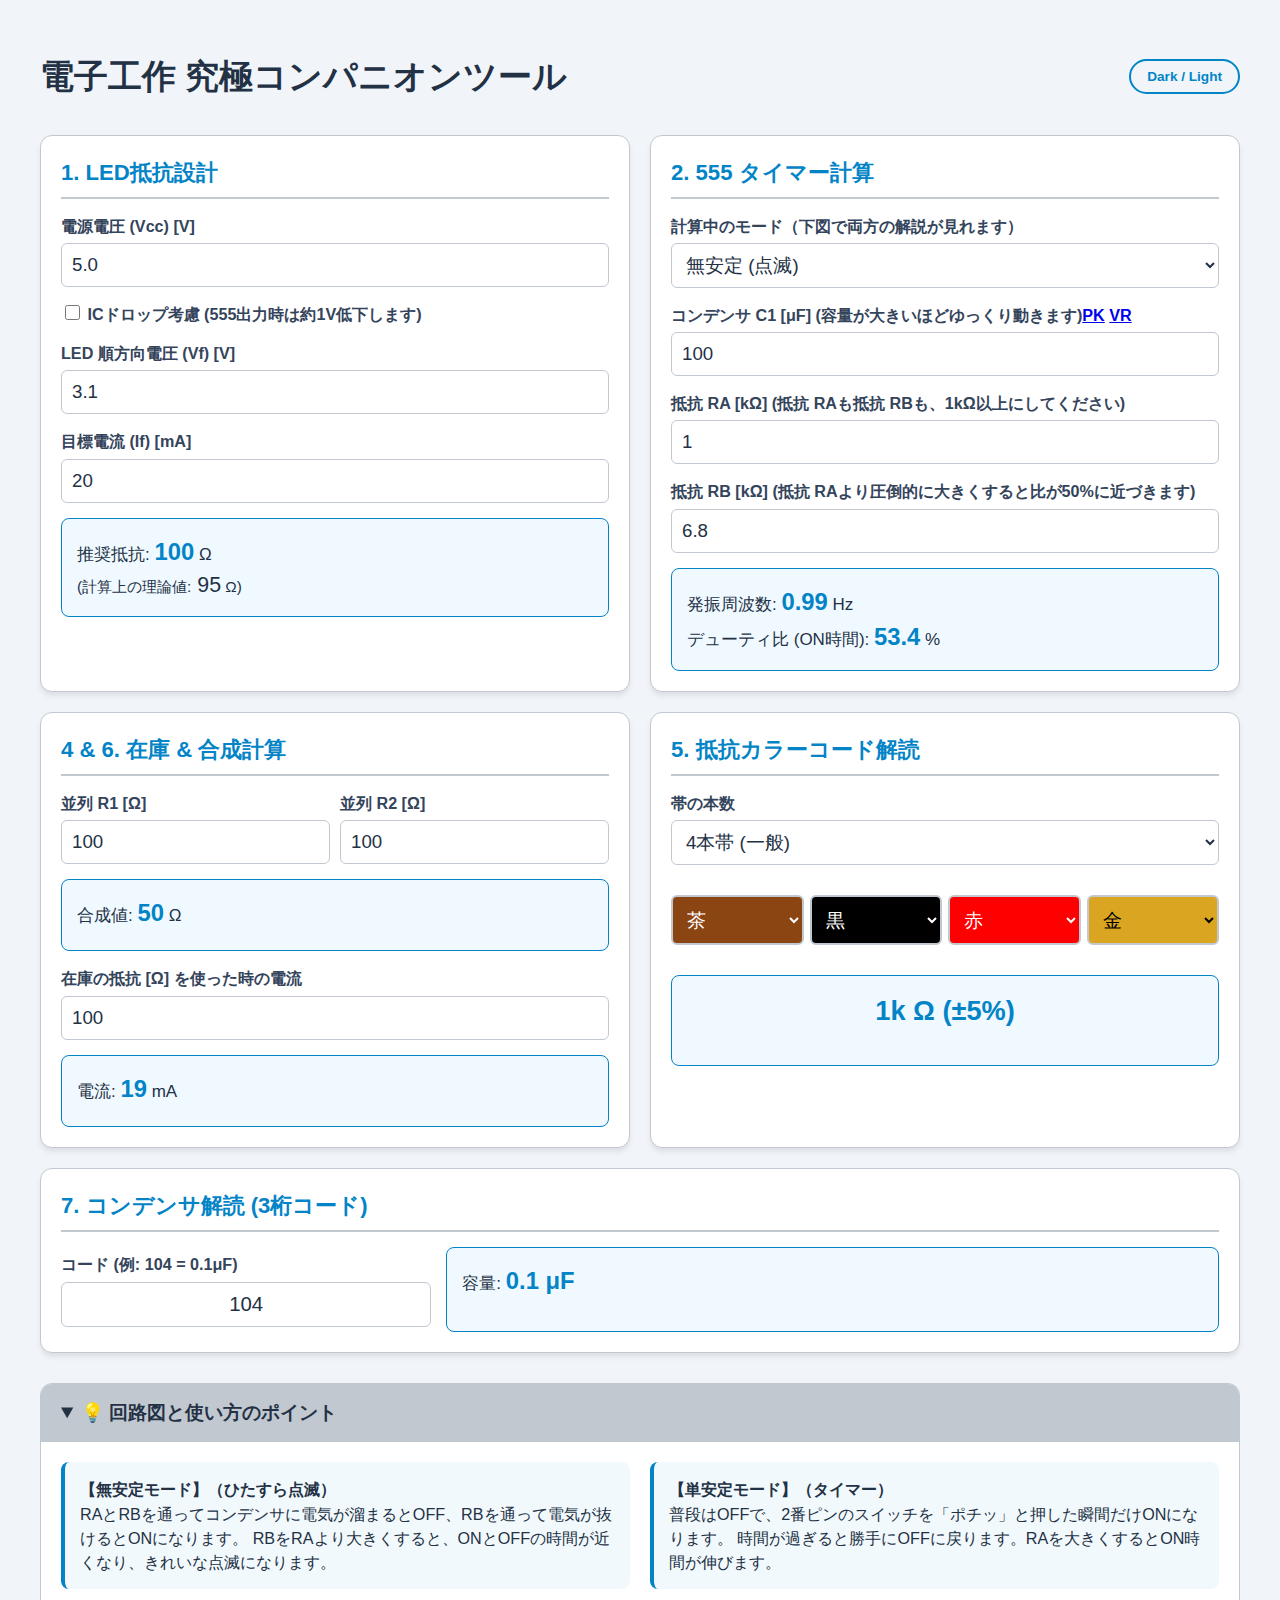
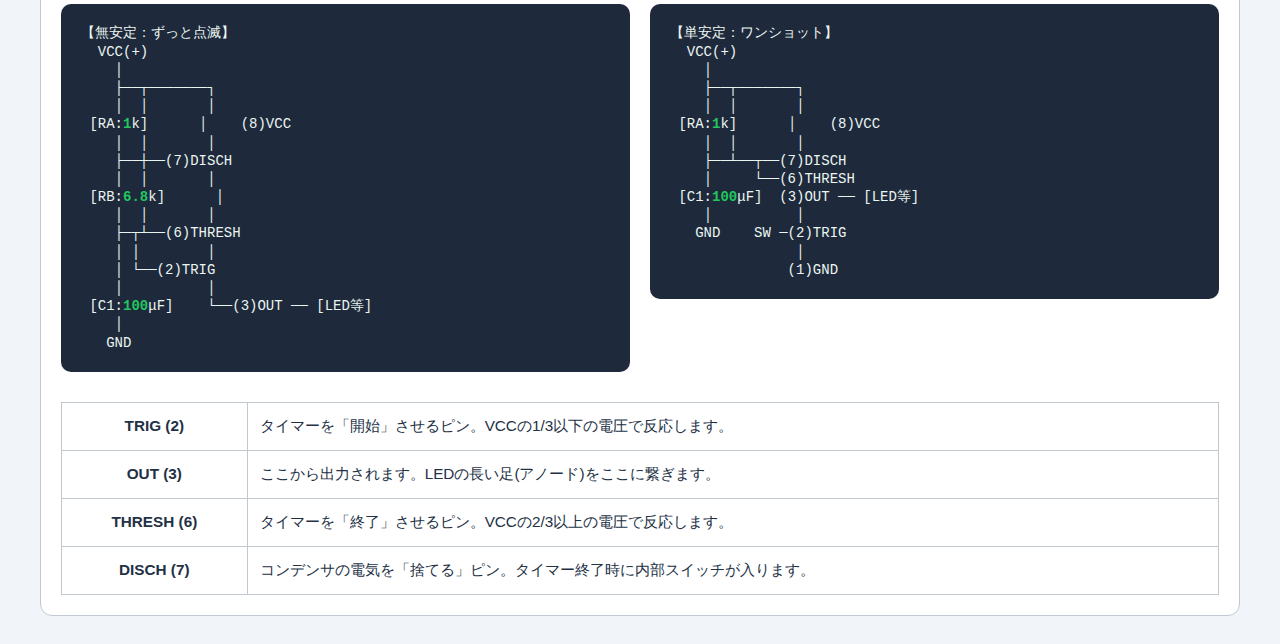
<file: index.html>
<!DOCTYPE html>
<html lang="ja">
<head>
    <meta charset="UTF-8">
    <title>電子工作 究極コンパニオンツール</title>
    <style>
        :root { 
            --primary: #0284c7; --bg: #f1f5f9; --card: #ffffff; 
            --text: #233145; --border: #c2c8d0; --result-bg: #f0f9ff;
            --highlight: #22c55e; /* 回路図内の動的数値の色（緑） */
            --label: #34445b;
        }
        [data-theme="dark"] {
            --primary: #38bdf8; --bg: #0f172a; --card: #1e293b; 
            --text: #f1f5f9; --border: #aaaaaa; --result-bg: #1e3a8a;
            --highlight: #4ade80;
            --label: #fafafa;
        }
        body { 
            font-family: 'Segoe UI', 'Meiryo', sans-serif; 
            background: var(--bg); color: var(--text); padding: 20px; 
            transition: 0.3s; line-height: 1.5; 
            font-size: 17px; /* ★ここで全体の文字サイズを操作★ */
        }
        .container { max-width: 1200px; margin: auto; }
        .header-area { display: flex; justify-content: space-between; align-items: center; margin-bottom: 10px; }
        .grid { display: grid; grid-template-columns: repeat(2, 1fr); gap: 20px; }
        @media (max-width: 850px) { .grid { grid-template-columns: 1fr; } }
        
        .card { background: var(--card); padding: 20px; border-radius: 12px; border: 1px solid var(--border); box-shadow: 0 4px 6px -1px rgba(0,0,0,0.1); }
        h2 { font-size: 1.3em; color: var(--primary); border-bottom: 2px solid var(--border); padding-bottom: 8px; margin: 0 0 15px 0; }
        label { display: block; font-size: 0.95em; font-weight: bold; color: var(--label); margin-bottom: 5px; }
        
        input, select { 
            width: 100%; padding: 10px; border: 1px solid var(--border); border-radius: 6px; 
            background: var(--card); color: var(--text); margin-bottom: 15px; 
            box-sizing: border-box; font-size: 1.1em;
        }
        
        .result-box { padding: 15px; background: var(--result-bg); border-radius: 8px; border: 1px solid var(--primary); min-height: 40px; }
        .res-val { color: var(--primary); font-weight: bold; font-size: 1.4em; }
        .theme-toggle { cursor: pointer; padding: 8px 16px; border-radius: 20px; border: 2px solid var(--primary); background: transparent; color: var(--primary); font-weight: bold; font-size: 0.8em; }
        
        .band-row { display: flex; gap: 6px; margin: 15px 0; }
        .band-select { flex: 1; height: 50px; border: 2px solid var(--border); }
        .existence-info { display: block; font-size: 0.75em; color: #ef4444; margin-top: 4px; font-weight: bold; height: 1.1em; }

        details { background: var(--card); margin-top: 30px; border-radius: 12px; border: 1px solid var(--border); overflow: hidden; }
        summary { padding: 15px 20px; font-weight: bold; cursor: pointer; background: var(--border); font-size: 1.1em; }
        .details-content { padding: 20px; }
        .ascii-grid { display: grid; grid-template-columns: repeat(auto-fit, minmax(450px, 1fr)); gap: 20px; }
        .ascii-art { 
            font-family: 'Consolas', 'Monaco', 'Courier New', monospace; 
            background: #1e293b; color: #ebf5f1; padding: 20px; border-radius: 10px; 
            font-size: 14px; line-height: 1.3; white-space: pre; overflow-x: auto; margin-bottom: 10px;
        }
        .dyn-val { color: var(--highlight); font-weight: bold; }
        
        .glossary th, .glossary td { border: 1px solid var(--border); padding: 12px; font-size: 0.9em; }
        .mode-info { background: rgba(2, 132, 199, 0.05); padding: 15px; border-radius: 8px; border-left: 4px solid var(--primary); margin-bottom: 15px; font-size: 0.95em; }
    </style>
</head>
<body data-theme="light">

<div class="container">
    <div class="header-area">
        <h1>電子工作 究極コンパニオンツール</h1>
        <button class="theme-toggle" onclick="toggleTheme()">Dark / Light</button>
    </div>

    <div class="grid">
        <div class="card">
            <h2>1. LED抵抗設計</h2>
            <label>電源電圧 (Vcc) [V]</label><input type="number" inputmode="decimal" id="vcc" value="5.0" step="0.1" oninput="calc()">
            <label><input type="checkbox" id="use_drop" onchange="calc()" style="height: 15px; width: 15px; margin-bottom:0;"> ICドロップ考慮 (555出力時は約1V低下します)</label>
            <div style="margin-top:15px;">
                <label>LED 順方向電圧 (Vf) [V]</label><input type="number" inputmode="decimal" id="vf" value="3.1" step="0.1" oninput="calc()">
                <label>目標電流 (If) [mA]</label><input type="number" inputmode="decimal" id="target_ma" value="20" oninput="calc()">
            </div>
            <div class="result-box" id="res_led">---</div>
        </div>

        <div class="card">
            <h2>2. 555 タイマー計算</h2>
            <label>計算中のモード（下図で両方の解説が見れます）</label><select id="mode" onchange="calc()"><option value="astable">無安定 (点滅)</option><option value="mono">単安定 (タイマー)</option></select>
            <label>コンデンサ C1 [μF] (容量が大きいほどゆっくり動きます)<a href="https://www.rubycon.co.jp/wp-content/uploads/catalog-aluminum/PK.pdf">PK</a>&nbsp;<a href="https://www.nichicon.co.jp/products/pdfs/vr.pdf">VR</a></label><input type="number" inputmode="decimal" id="c1" value="100" step="0.01" oninput="calc()">
            <label>抵抗 RA [kΩ] (抵抗 RAも抵抗 RBも、1kΩ以上にしてください)</label><input type="number" inputmode="decimal" id="ra" value="1" step="0.1" oninput="calc()">
            <div id="rb_group"><label>抵抗 RB [kΩ] (抵抗 RAより圧倒的に大きくすると比が50%に近づきます)</label><input type="number" inputmode="decimal" id="rb" value="6.8" step="0.1" oninput="calc()"></div>
            <div class="result-box" id="res_555">---</div>
        </div>

        <div class="card">
            <h2>4 & 6. 在庫 & 合成計算</h2>
            <div style="display:flex; gap:10px;">
                <div style="flex:1;"><label>並列 R1 [Ω]</label><input type="number" inputmode="decimal" id="comb_r1" value="100" oninput="calc()"></div>
                <div style="flex:1;"><label>並列 R2 [Ω]</label><input type="number" inputmode="decimal" id="comb_r2" value="100" oninput="calc()"></div>
            </div>
            <div class="result-box" style="margin-bottom:15px;">合成値: <span class="res-val" id="res_parallel">---</span> Ω</div>
            <label>在庫の抵抗 [Ω] を使った時の電流</label>
            <input type="number" inputmode="decimal" id="r_stock" value="100" oninput="calc()">
            <div class="result-box" id="res_stock_ma">---</div>
        </div>

        <div class="card">
            <h2>5. 抵抗カラーコード解読</h2>
            <label>帯の本数</label>
            <select id="res_type" onchange="toggleFifthBand();calc()"><option value="4">4本帯 (一般)</option><option value="5">5本帯 (精密)</option></select>
            <div class="band-row">
                <select id="b1" class="band-select" onchange="updateBandColor(this);calc()"></select>
                <select id="b2" class="band-select" onchange="updateBandColor(this);calc()"></select>
                <select id="b5" class="band-select" onchange="updateBandColor(this);calc()" style="display:none;"></select>
                <select id="b3" class="band-select" onchange="updateBandColor(this);calc()"></select>
                <select id="b4" class="band-select" onchange="updateBandColor(this);calc()"></select>
            </div>
            <div class="result-box" style="text-align:center;">
                <span id="res_color" class="res-val" style="font-size:1.6em;">---</span>
                <span id="existence_msg_res" class="existence-info"></span>
            </div>
        </div>

        <div class="card" style="grid-column: span 2;">
            <h2>7. コンデンサ解読 (3桁コード)</h2>
            <div style="display:flex; gap:15px; align-items:center;">
                <div style="flex:1;">
                    <label>コード (例: 104 = 0.1μF)</label>
                    <input type="text" inputmode="numeric" id="cap_code" value="104" maxlength="3" oninput="calc()" style="font-size:1.2em; text-align:center; margin-bottom:0;">
                </div>
                <div style="flex:2;" class="result-box">
                    容量: <span id="res_cap" class="res-val" style="font-size:1.4em;">---</span>
                    <span id="existence_msg_cap" class="existence-info"></span>
                </div>
            </div>
        </div>
    </div>

    <details open>
        <summary>💡 回路図と使い方のポイント</summary>
        <div class="details-content">
            <div class="ascii-grid">
                <div>
                    <div class="mode-info">
                        <b>【無安定モード】（ひたすら点滅）</b><br>
                        RAとRBを通ってコンデンサに電気が溜まるとOFF、RBを通って電気が抜けるとONになります。
                        RBをRAより大きくすると、ONとOFFの時間が近くなり、きれいな点滅になります。
                    </div>
                    <div class="ascii-art" id="diag_astable"></div>
                </div>
                <div>
                    <div class="mode-info">
                        <b>【単安定モード】（タイマー）</b><br>
                        普段はOFFで、2番ピンのスイッチを「ポチッ」と押した瞬間だけONになります。
                        時間が過ぎると勝手にOFFに戻ります。RAを大きくするとON時間が伸びます。
                    </div>
                    <div class="ascii-art" id="diag_mono"></div>
                </div>
            </div>

            <table style="width:100%; border-collapse:collapse; margin-top:20px;" class="glossary">
                <tr><th>TRIG (2)</th><td>タイマーを「開始」させるピン。VCCの1/3以下の電圧で反応します。</td></tr>
                <tr><th>OUT (3)</th><td>ここから出力されます。LEDの長い足(アノード)をここに繋ぎます。</td></tr>
                <tr><th>THRESH (6)</th><td>タイマーを「終了」させるピン。VCCの2/3以上の電圧で反応します。</td></tr>
                <tr><th>DISCH (7)</th><td>コンデンサの電気を「捨てる」ピン。タイマー終了時に内部スイッチが入ります。</td></tr>
            </table>
        </div>
    </details>
</div>

<script>
const COLORS = [
    {n:"黒", v:0, m:1, c:"#000", t:null}, {n:"茶", v:1, m:10, c:"#8b4513", t:1},
    {n:"赤", v:2, m:100, c:"#f00", t:2}, {n:"橙", v:3, m:1000, c:"#ffa500", t:null},
    {n:"黄", v:4, m:10000, c:"#ffff00", t:null}, {n:"緑", v:5, m:100000, c:"#008000", t:0.5},
    {n:"青", v:6, m:1000000, c:"#0000ff", t:0.25}, {n:"紫", v:7, m:10000000, c:"#800080", t:0.1},
    {n:"灰", v:8, m:null, c:"#808080", t:0.05}, {n:"白", v:9, m:null, c:"#fff", t:null},
    {n:"金", v:null, m:0.1, c:"#daa520", t:5}, {n:"銀", v:null, m:0.01, c:"#c0c0c0", t:10}
];
const E24 = [1.0, 1.1, 1.2, 1.3, 1.5, 1.6, 1.8, 2.0, 2.2, 2.4, 2.7, 3.0, 3.3, 3.6, 3.9, 4.3, 4.7, 5.1, 5.6, 6.2, 6.8, 7.5, 8.2, 9.1];
const CAP_COMMON = [10, 15, 22, 33, 47, 68];

function toggleTheme() {
    const b = document.body;
    b.setAttribute('data-theme', b.getAttribute('data-theme') === 'dark' ? 'light' : 'dark');
}

function numFix(num, digits=2) {
    if (!isFinite(num)) return "0";
    return parseFloat(num.toFixed(digits)).toString();
}

function getSafeE24(val) {
    if (val <= 0 || !isFinite(val)) return "0";
    const f = Math.pow(10, Math.floor(Math.log10(val)));
    const base = val / f;
    let next = E24.find(e => e >= base) || 1.0;
    const res = next * (next < base ? f * 10 : f);
    return numFix(res, 1);
}

function updateBandColor(el) {
    const v = parseInt(el.value);
    el.style.backgroundColor = COLORS[v].c;
    el.style.color = (v === 4 || v === 9 || v === 10 || v === 11) ? "black" : "white";
}

function toggleFifthBand() {
    document.getElementById('b5').style.display = (document.getElementById('res_type').value === "5") ? "block" : "none";
}

function init() {
    ["b1", "b2", "b5", "b3", "b4"].forEach(id => {
        const sel = document.getElementById(id);
        COLORS.forEach((c, i) => {
            if((id==="b1"||id==="b2"||id==="b5") && c.v === null) return;
            if(id==="b3" && c.m === null) return;
            if(id==="b4" && c.t === null) return;
            const opt = new Option(c.n, i);
            opt.style.backgroundColor = c.c;
            opt.style.color = (i === 4 || i === 9 || i === 10 || i === 11) ? "black" : "white";
            sel.add(opt);
        });
        sel.value = (id==="b1")?1 : (id==="b2")?0 : (id==="b5")?0 : (id==="b3")?2 : 10;
        updateBandColor(sel);
    });
    calc();
}

function calc() {
    const ra = parseFloat(document.getElementById('ra').value) || 0;
    const rb = parseFloat(document.getElementById('rb').value) || 0;
    const c1 = parseFloat(document.getElementById('c1').value) || 0;
    const vcc = parseFloat(document.getElementById('vcc').value) || 0;
    const vf = parseFloat(document.getElementById('vf').value) || 0;
    const mode = document.getElementById('mode').value;
    const v_eff = vcc - (document.getElementById('use_drop').checked ? 1.0 : 0);

    // 1. LED
    const tMa = parseFloat(document.getElementById('target_ma').value) || 0;
    if(v_eff > vf && tMa > 0) {
        const ri = (v_eff - vf) / (tMa/1000);
        document.getElementById('res_led').innerHTML = `推奨抵抗: <span class="res-val">${getSafeE24(ri)}</span> Ω <br><span style="font-size: 0.9em; margin: 10px 0px 10px 0px;">(計算上の理論値:<span style="font-size: 1.4em;"> ${numFix(ri,0)}</span> Ω)</span>`;
    } else { document.getElementById('res_led').innerText = "電圧不足"; }

    // 2. 555
    const cVal = c1 / 1000000;
    if(mode === 'mono') {
        document.getElementById('rb_group').style.opacity = 0.3;
        document.getElementById('res_555').innerHTML = `タイマーON時間: <span class="res-val">${numFix(1.1 * ra * 1000 * cVal, 2)}</span> 秒`;
    } else {
        document.getElementById('rb_group').style.opacity = 1;
        const hz = 1.44 / (((ra*1000) + 2 * (rb*1000)) * cVal);
        const duty = ((ra + rb) / (ra + 2 * rb)) * 100;
        document.getElementById('res_555').innerHTML = `発振周波数: <span class="res-val">${numFix(hz, 2)}</span> Hz<br><span style="font-size: 1.0em;">デューティ比 (ON時間): <span class="res-val" style="font-size:1.4em;">${numFix(duty, 1)}</span> %</span>`;
    }

    // 回路図更新 (数値の色を変え、単位をμFに修正)
    const sRa = `<span class="dyn-val">${numFix(ra,1)}</span>`;
    const sRb = `<span class="dyn-val">${numFix(rb,1)}</span>`;
    const sC1 = `<span class="dyn-val">${numFix(c1,1)}</span>`;

    document.getElementById('diag_astable').innerHTML = `【無安定：ずっと点滅】
  VCC(+)
    │
    ├──┬───────┐
    │  │       │
 [RA:${sRa}k]      │    (8)VCC
    │  │       │
    ├──┼──(7)DISCH
    │  │       │
 [RB:${sRb}k]      │
    │  │       │
    ├─┬┴──(6)THRESH
    │ │        │
    │ └──(2)TRIG
    │          │
 [C1:${sC1}μF]    └──(3)OUT ── [LED等]
    │
   GND`;

    document.getElementById('diag_mono').innerHTML = `【単安定：ワンショット】
  VCC(+)
    │
    ├──┬───────┐
    │  │       │
 [RA:${sRa}k]      │    (8)VCC
    │  │       │
    ├──┴──┬──(7)DISCH
    │     └──(6)THRESH
 [C1:${sC1}μF]  (3)OUT ── [LED等]
    │          │
   GND    SW ─(2)TRIG
               │
              (1)GND`;

    // 5. 抵抗解読
    const resType = document.getElementById('res_type').value;
    const v1 = parseInt(COLORS[document.getElementById('b1').value].v);
    const v2 = parseInt(COLORS[document.getElementById('b2').value].v);
    const mult = COLORS[document.getElementById('b3').value].m;
    let sigRes = 0;
    if(resType === "5") {
        sigRes = v1 * 100 + v2 * 10 + parseInt(COLORS[document.getElementById('b5').value].v);
    } else {
        sigRes = v1 * 10 + v2;
    }
    const rv = sigRes * mult;
    document.getElementById('res_color').innerHTML = `${rv >= 1000 ? numFix(rv/1000, 2)+'k' : numFix(rv, 0)} Ω (±${COLORS[document.getElementById('b4').value].t}%)`;
    document.getElementById('existence_msg_res').innerText = E24.some(e => e.toFixed(1) === (sigRes / (resType==="5"?100:10)).toFixed(1)) ? "" : "（一般的ではない数値です）";

    // 4 & 6 合成
    const r1 = parseFloat(document.getElementById('comb_r1').value);
    const r2 = parseFloat(document.getElementById('comb_r2').value);
    document.getElementById('res_parallel').innerText = r1*r2 ? numFix((r1*r2)/(r1+r2), 1) : "0";
    const rs = parseFloat(document.getElementById('r_stock').value);
    document.getElementById('res_stock_ma').innerHTML = `電流: <span class="res-val">${rs>0 && v_eff>vf ? numFix((v_eff-vf)/rs*1000, 1) : "0"}</span> mA`;

    // 7. コンデンサ
    const cap = document.getElementById('cap_code').value;
    if(cap.length === 3) {
        const c_sig = parseInt(cap.substring(0,2));
        const c_exp = parseInt(cap.substring(2,3));
        const pf = c_sig * Math.pow(10, c_exp);
        const uf = pf / 1000000;
        const nf = pf / 1000;
        document.getElementById('res_cap').innerHTML = uf >= 0.1 ? numFix(uf, 3)+' μF' : (nf >= 0.1 ? numFix(nf, 1)+' nF' : pf+' pF');
        document.getElementById('existence_msg_cap').innerText = CAP_COMMON.includes(c_sig) ? "" : "（一般的ではない数値です）";
    }
}
init();
</script>
</body>
</html>
</file>
